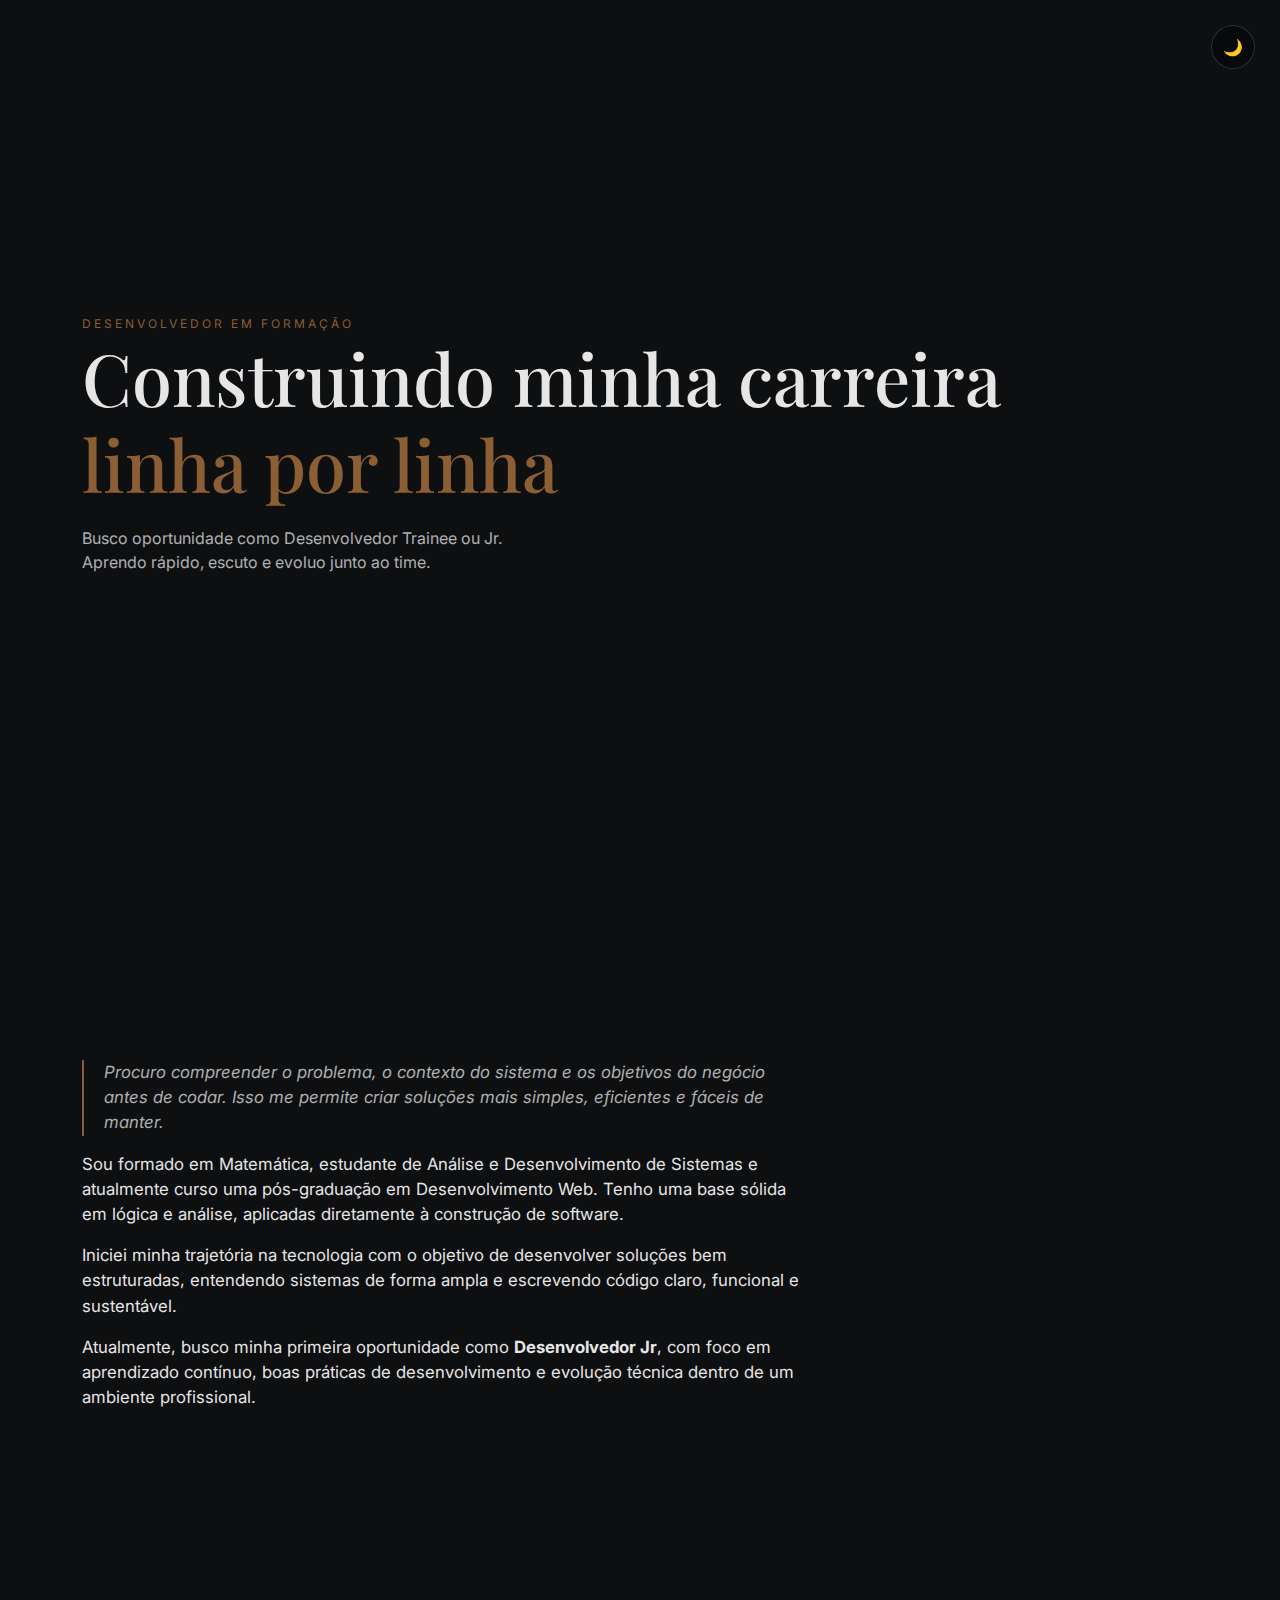
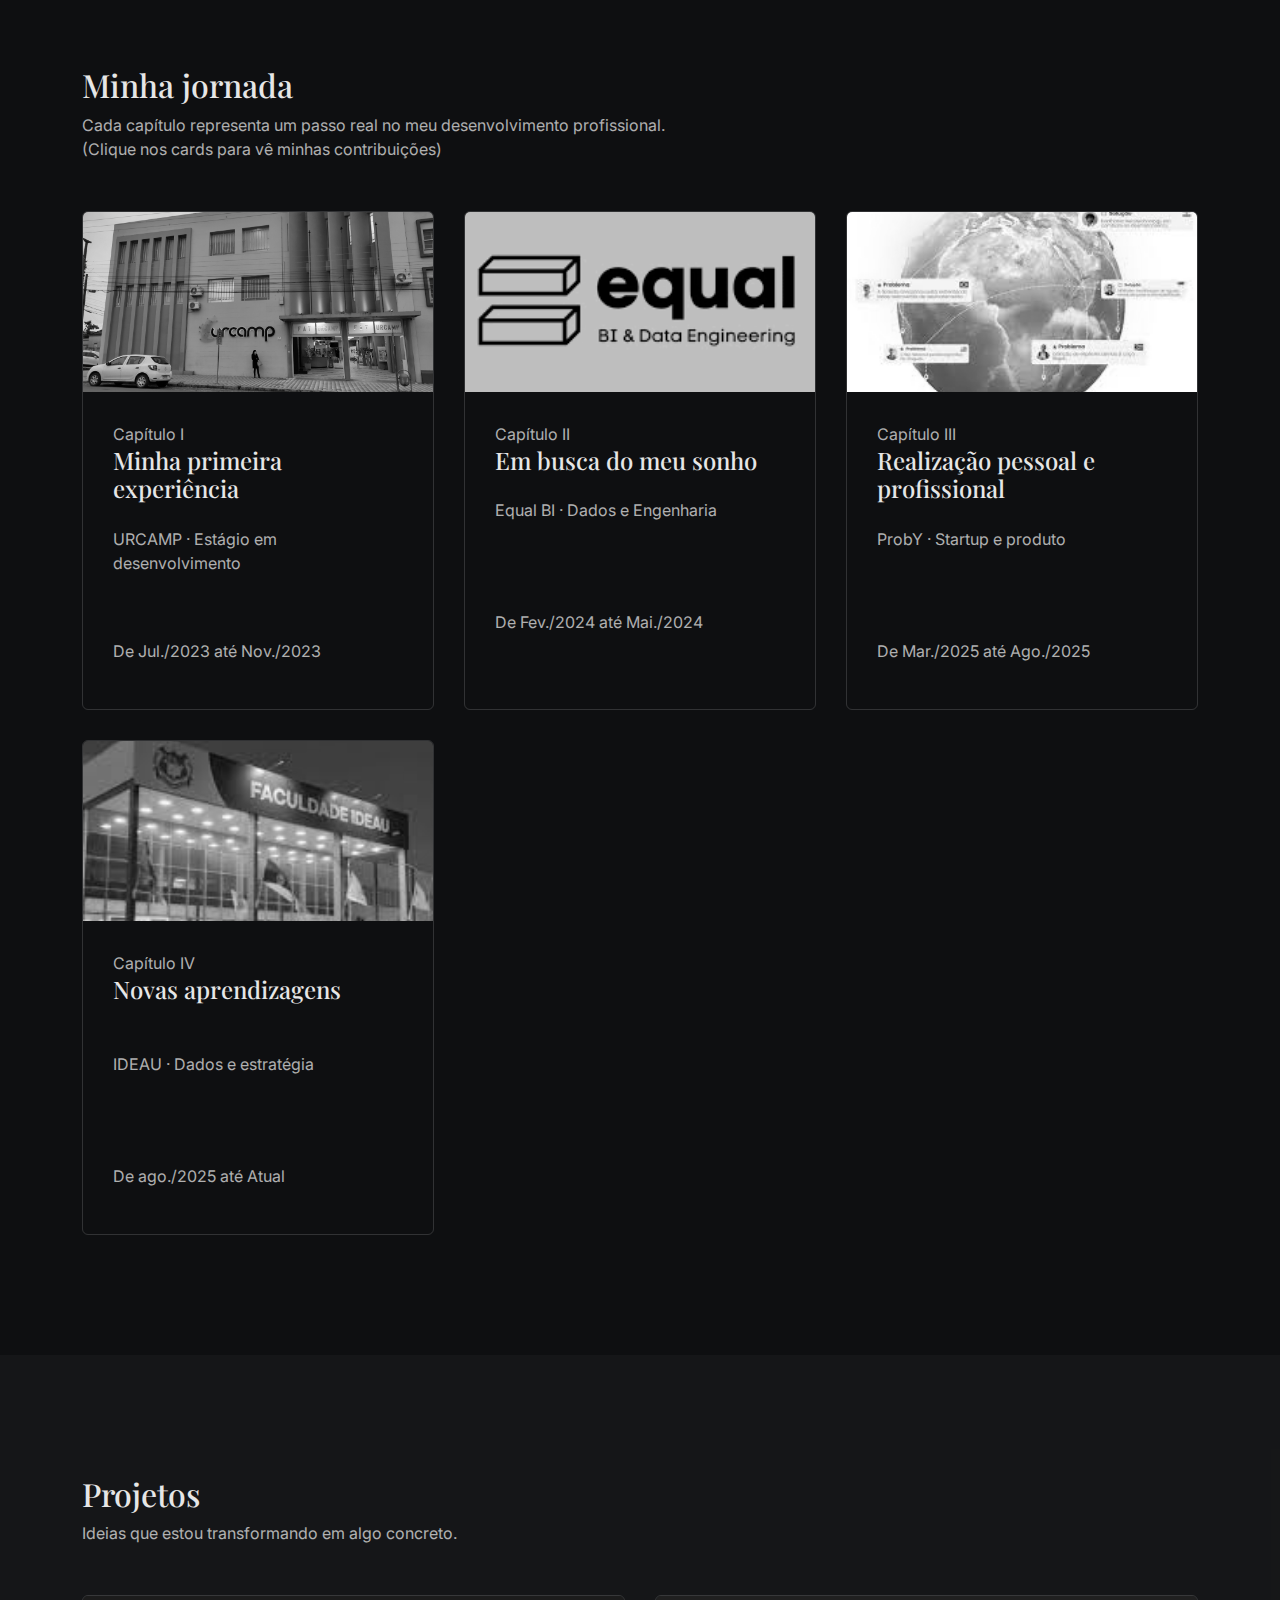
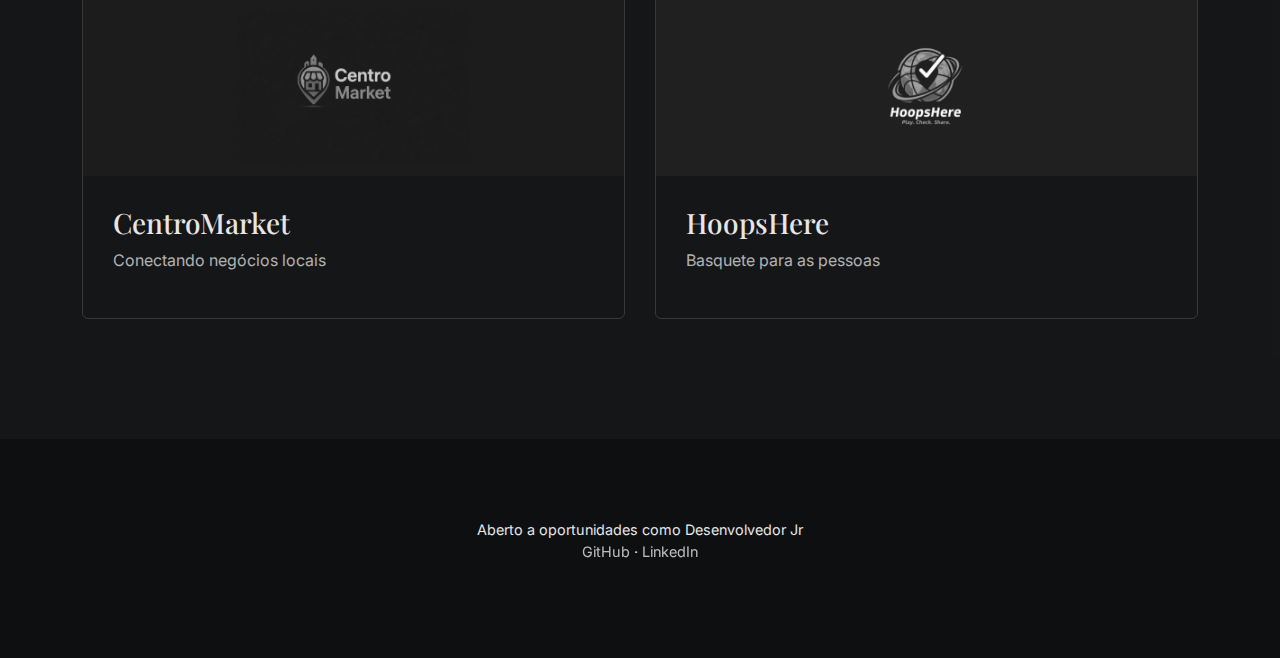
<file: index.html>
<!DOCTYPE html>
<html lang="pt-br">

<head>
  <meta charset="UTF-8">
  <title>João Winter — Desenvolvedor Jr</title>
  <meta name="viewport" content="width=device-width, initial-scale=1">
  <meta property="og:image" content="https://jpwinterfrankjr.github.io/Novo_Portfolio/img/capa.png">
  <link href="https://cdn.jsdelivr.net/npm/bootstrap@5.3.2/dist/css/bootstrap.min.css" rel="stylesheet">
  <link
    href="https://fonts.googleapis.com/css2?family=Inter:wght@300;400;600&family=Playfair+Display:wght@700&display=swap"
    rel="stylesheet">
  <link rel="stylesheet" href="style.css">
</head>

<body class="dark">

  <button class="theme-toggle" aria-label="Alternar tema">
    <span class="icon">🌙</span>
  </button>

  <section class="hero">
    <div class="container">
      <span class="tag">DESENVOLVEDOR EM FORMAÇÃO</span>
      <h1>Construindo minha carreira<br><span>linha por linha</span></h1>
      <p class="subtitle">
        Busco oportunidade como Desenvolvedor Trainee ou Jr.<br>
        Aprendo rápido, escuto e evoluo junto ao time.
      </p>
    </div>
  </section>
  <section class="manifesto">
    <div class="container">

      <p class="quote">
        Procuro compreender o problema, o contexto do sistema e os objetivos do negócio antes de codar.
        Isso me permite criar soluções mais simples, eficientes e fáceis de manter.
      </p>

      <p>
        Sou formado em Matemática, estudante de Análise e Desenvolvimento de Sistemas
        e atualmente curso uma pós-graduação em Desenvolvimento Web.
        Tenho uma base sólida em lógica e análise, aplicadas diretamente à construção de software.
      </p>

      <p>
        Iniciei minha trajetória na tecnologia com o objetivo de desenvolver soluções bem estruturadas,
        entendendo sistemas de forma ampla e escrevendo código claro, funcional e sustentável.
      </p>

      <p>
        Atualmente, busco minha primeira oportunidade como <strong>Desenvolvedor Jr</strong>,
        com foco em aprendizado contínuo, boas práticas de desenvolvimento
        e evolução técnica dentro de um ambiente profissional.
      </p>

    </div>
  </section>
  <section class="section">
    <div class="container">
      <h2>Minha jornada</h2>
      <p class="section-desc">
        Cada capítulo representa um passo real no meu desenvolvimento profissional.
        <br>
        (Clique nos cards para vê minhas contribuições)
      </p>

      <div class="grid">
        <a href="capitulos/I/urcamp.html" class="card">
          <img src="img/Urcamp.jpg">
          <div class="card-content">
            <span class="chapter">Capítulo I</span>
            <h4>Minha primeira experiência</h4><br>
            <p>URCAMP · Estágio em desenvolvimento</p>
            <br>
            <br>
            <p>De Jul./2023 até Nov./2023
            <p>
          </div>
        </a>

        <a href="capitulos/II/equalbi.html" class="card">
          <img src="img/EqualBI.png">
          <div class="card-content">
            <span class="chapter">Capítulo II</span>
            <h4>Em busca do meu sonho</h4><br>
            <p>Equal BI · Dados e Engenharia</p>
            <br>
            <br>
            <br>
            <p>De Fev./2024 até Mai./2024</p>
          </div>
        </a>

        <a href="capitulos/III/proby.html" class="card">
          <img src="img/Proby.jpeg">
          <div class="card-content">
            <span class="chapter">Capítulo III</span>
            <h4>Realização pessoal e profissional</h4><br>
            <p>ProbY · Startup e produto</p>
            <br>
            <br>
            <br>
            <p>De Mar./2025 até Ago./2025</p>
          </div>
        </a>

        <a href="capitulos/IV/ideau.html" class="card">
          <img src="img/faculdade IDEAU.jpeg">
          <div class="card-content">
            <span class="chapter">Capítulo IV</span>
            <h4>Novas aprendizagens</h4><br><br>
            <p>IDEAU · Dados e estratégia</p>
            <br>
            <br>
            <br>
            <p>De ago./2025 até Atual</p>
          </div>
        </a>
      </div>
    </div>
  </section>

  <section class="section alt">
    <div class="container">
      <h2>Projetos</h2>
      <p class="section-desc">Ideias que estou transformando em algo concreto.</p>

      <div class="grid">
        <a href="projetos/centromarket/centromarket.html" class="card">
          <img src="img/CentroMarketBanner.png">
          <div class="card-content">
            <h3>CentroMarket</h3>
            <p>Conectando negócios locais</p>
          </div>
        </a>

        <a href="projetos/hoopshere/hoopshere.html" class="card">
          <img src="img/HoopsHereBanner.png">
          <div class="card-content">
            <h3>HoopsHere</h3>
            <p>Basquete para as pessoas</p>
          </div>
        </a>
      </div>
    </div>
  </section>

  <footer>
    <p>
      Aberto a oportunidades como Desenvolvedor Jr<br>
      <a href="https://github.com/jpwinterfrankjr">GitHub</a> ·
      <a href="https://www.linkedin.com/in/jo%C3%A3o-frank/">LinkedIn</a>
    </p>
  </footer>

  <script src="script.js"></script>
</body>

</html>
</file>
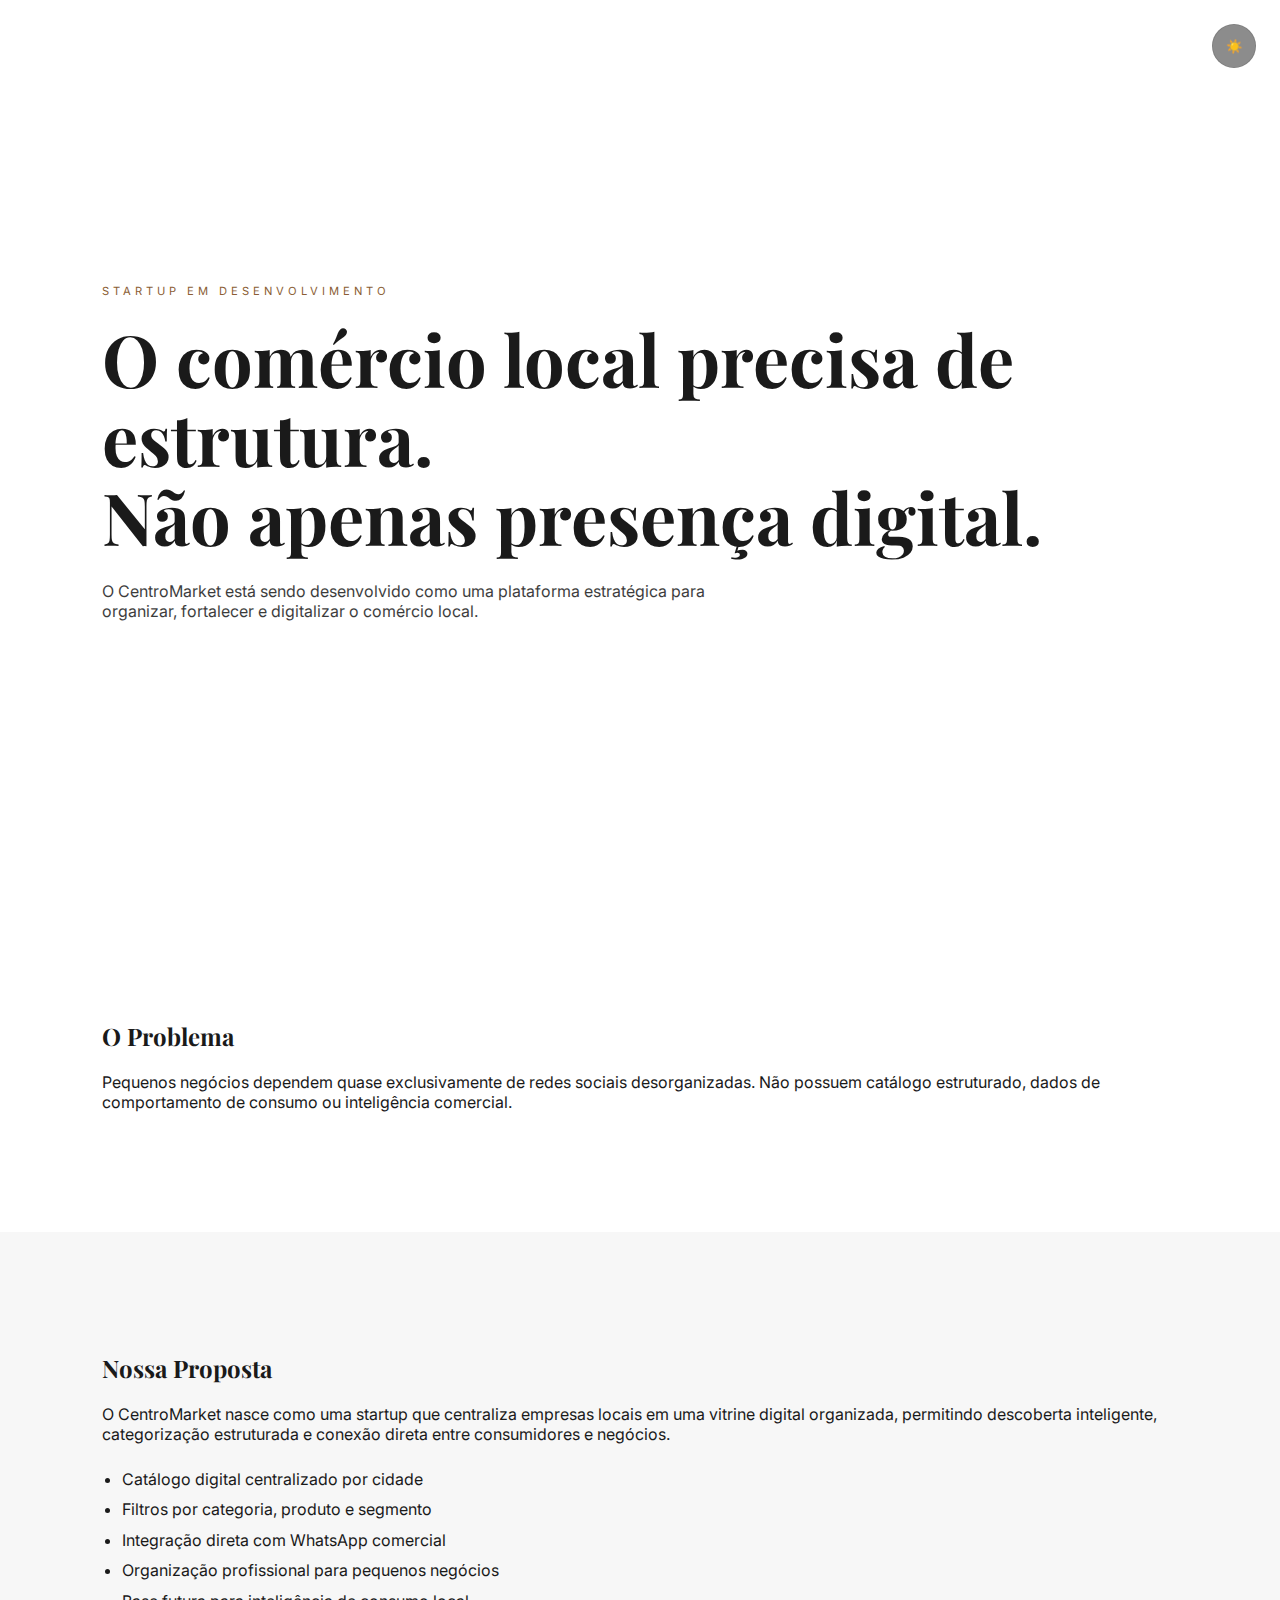
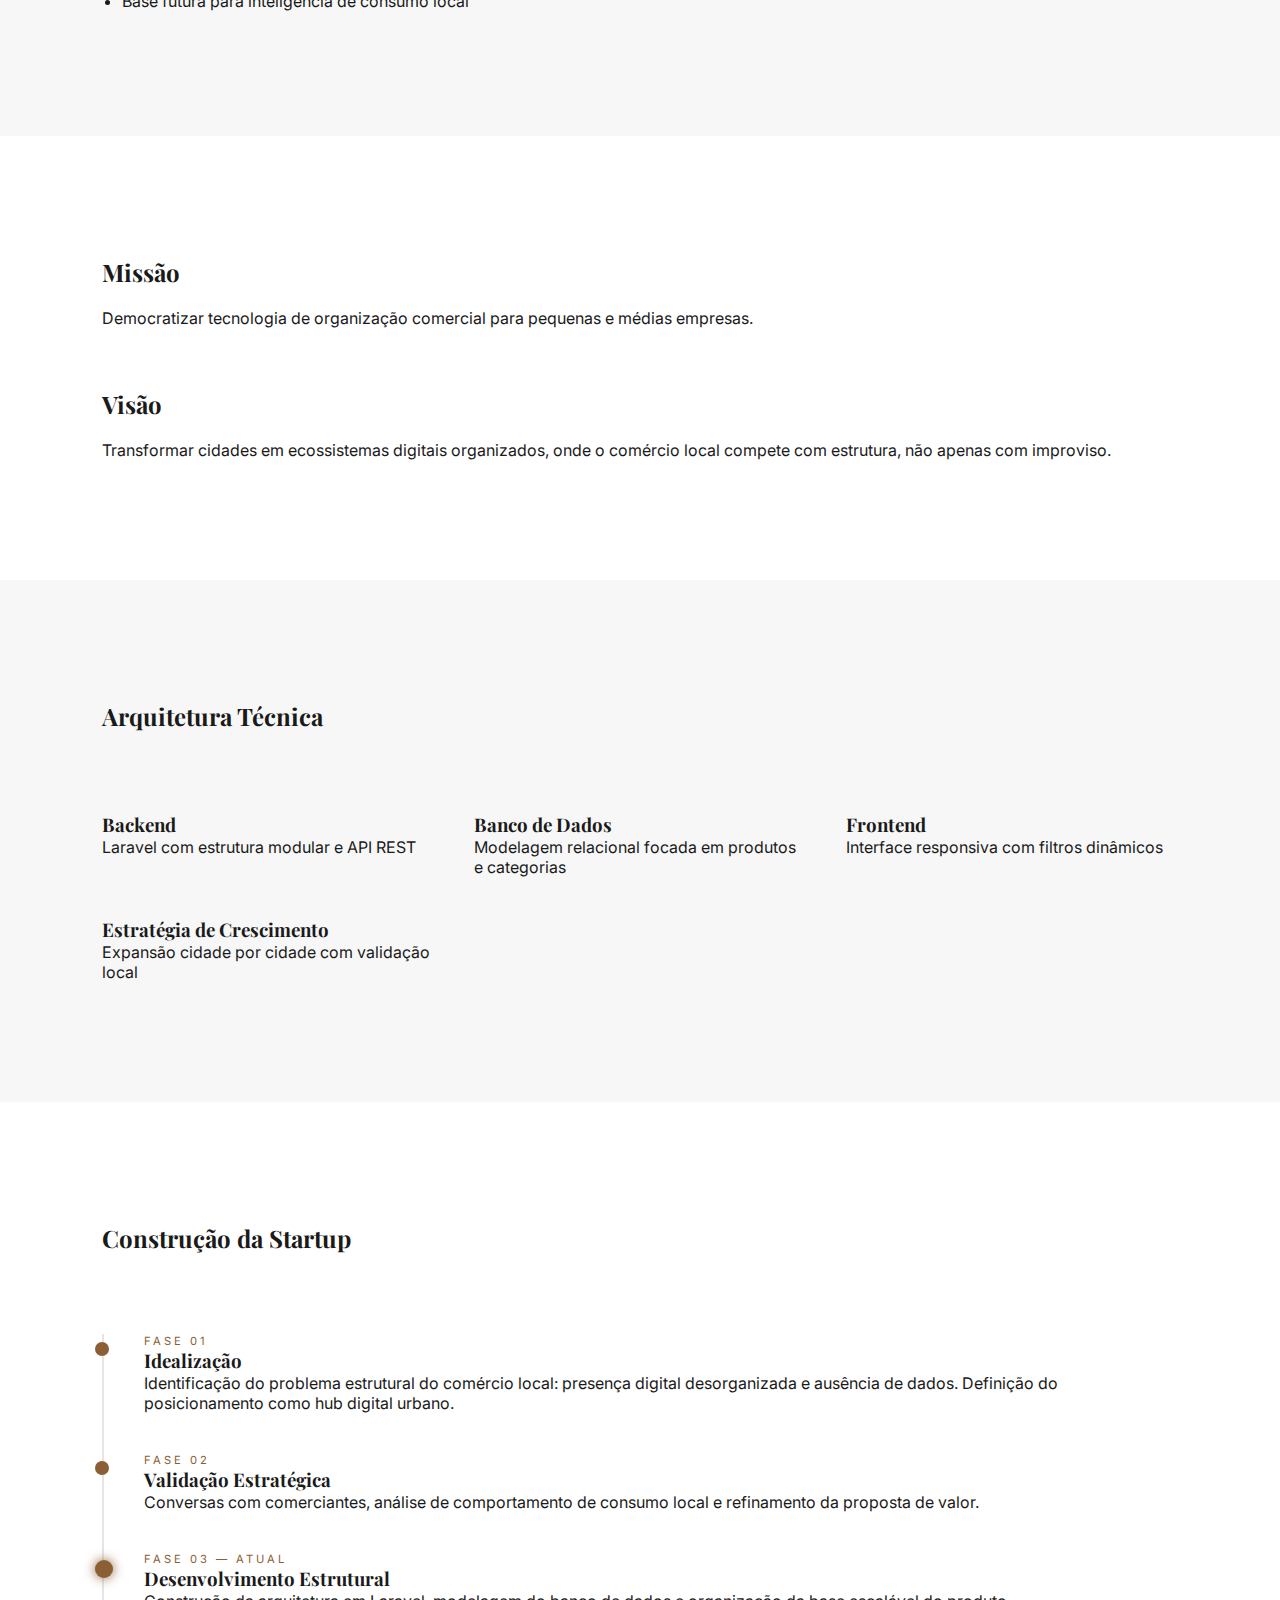
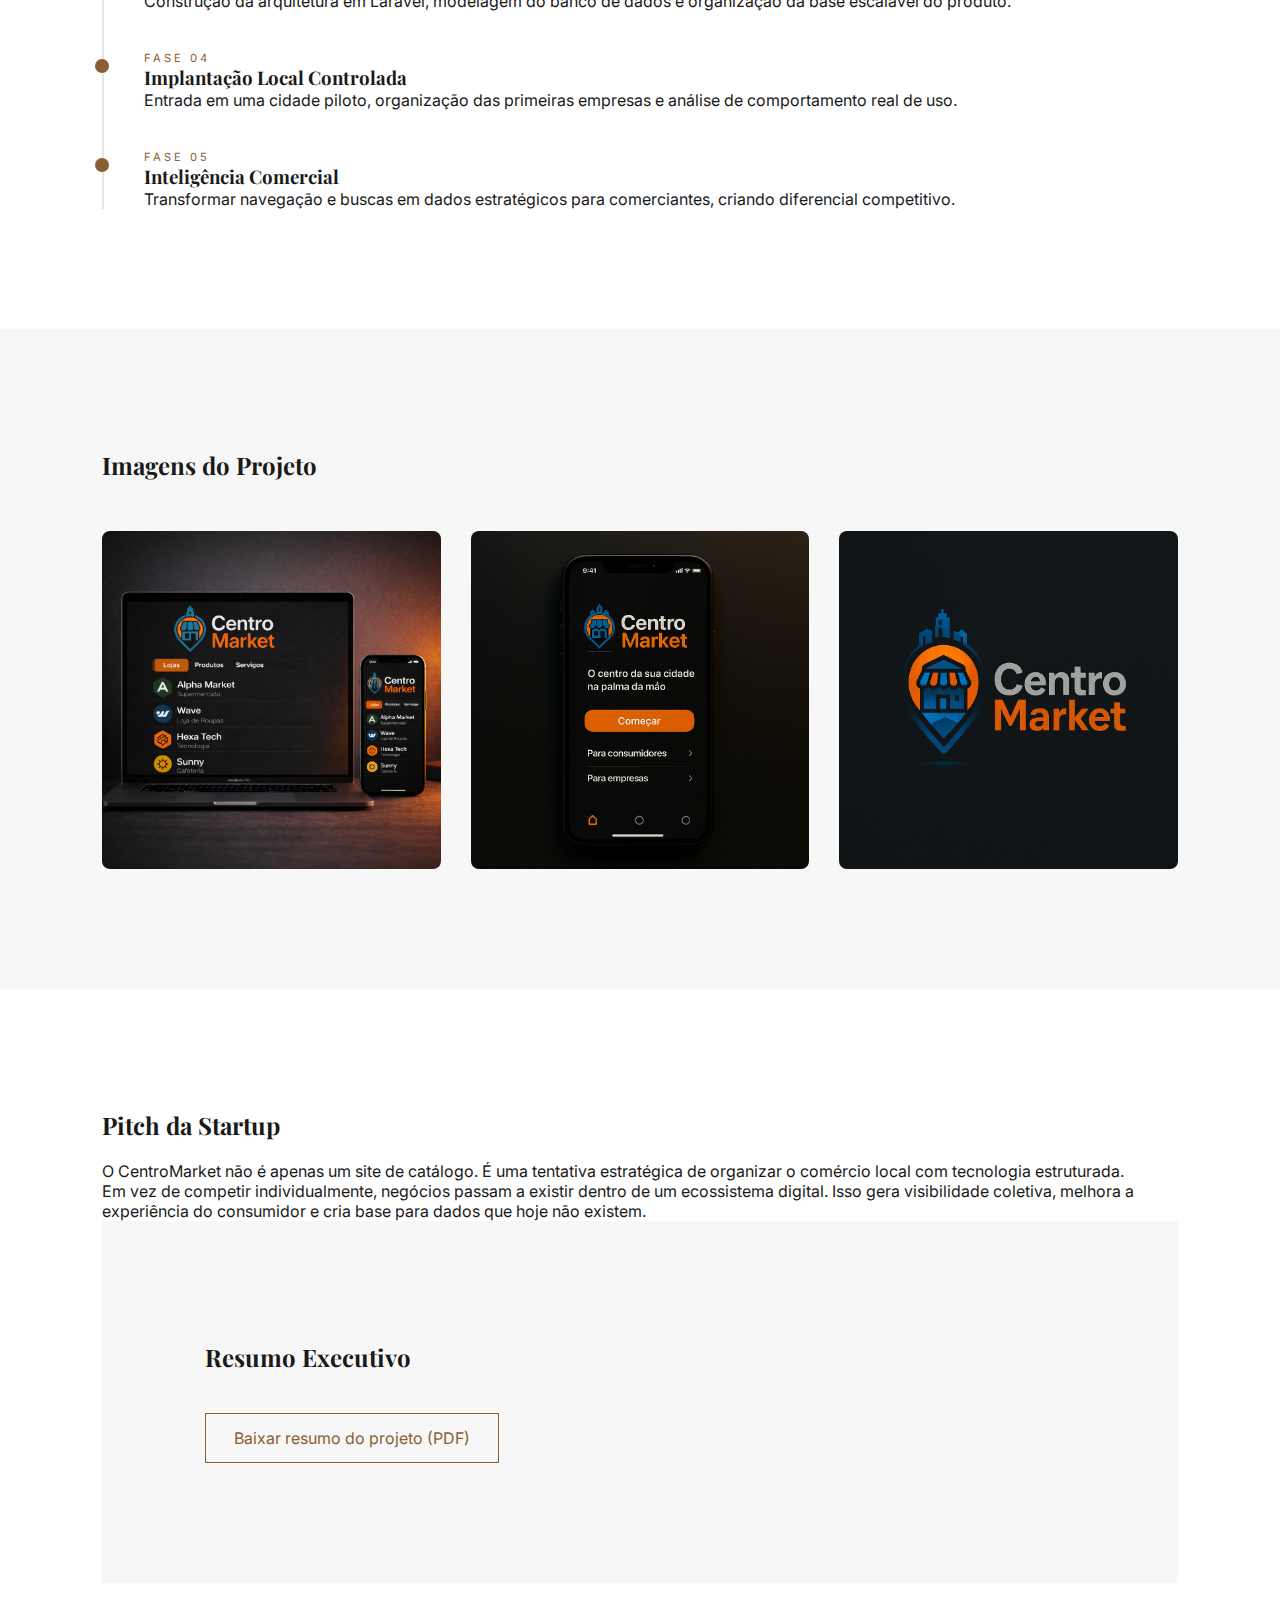
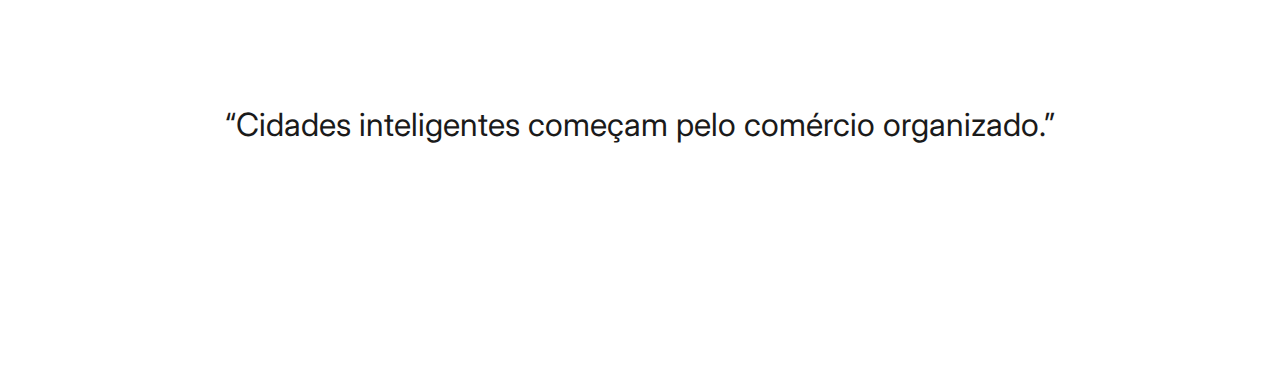
<file: Projetos/centromarket/index.html>
<!DOCTYPE html>
<html lang="pt-br">
<head>
  <meta charset="UTF-8">
  <title>CentroMarket — Startup</title>
  <meta name="viewport" content="width=device-width, initial-scale=1.0">

  <link href="https://fonts.googleapis.com/css2?family=Inter:wght@300;400&family=Playfair+Display:wght@700&display=swap" rel="stylesheet">
  <link rel="stylesheet" href="centromarket.css">
</head>

<body class="light">

<button class="theme-toggle">
  <span class="icon">☀️</span>
</button>

<!-- HERO -->
<section class="hero">
  <div class="hero-content">
    <span>STARTUP EM DESENVOLVIMENTO</span>
    <h1>
      O comércio local precisa de estrutura.<br>
      Não apenas presença digital.
    </h1>
    <p>
      O CentroMarket está sendo desenvolvido como
      uma plataforma estratégica para organizar,
      fortalecer e digitalizar o comércio local.
    </p>
  </div>
</section>

<!-- CONTEXTO -->
<section class="section">
  <h2>O Problema</h2><br>
  <p>
    Pequenos negócios dependem quase exclusivamente
    de redes sociais desorganizadas.
    Não possuem catálogo estruturado,
    dados de comportamento de consumo
    ou inteligência comercial.
  </p>
</section>

<!-- PROPOSTA -->
<section class="section alt">
  <h2>Nossa Proposta</h2><br>
  <p>
    O CentroMarket nasce como uma startup
    que centraliza empresas locais em uma vitrine digital organizada,
    permitindo descoberta inteligente,
    categorização estruturada
    e conexão direta entre consumidores e negócios.
  </p>

  <ul class="pitch-list">
    <li>Catálogo digital centralizado por cidade</li>
    <li>Filtros por categoria, produto e segmento</li>
    <li>Integração direta com WhatsApp comercial</li>
    <li>Organização profissional para pequenos negócios</li>
    <li>Base futura para inteligência de consumo local</li>
  </ul>
</section>

<!-- MISSÃO E VISÃO -->
<section class="section">
  <h2>Missão</h2><br>
  <p>
    Democratizar tecnologia de organização comercial
    para pequenas e médias empresas.
  </p>

  <h2 style="margin-top:60px;">Visão</h2><br>
  <p>
    Transformar cidades em ecossistemas digitais organizados,
    onde o comércio local compete com estrutura,
    não apenas com improviso.
  </p>
</section>

<!-- ARQUITETURA -->
<section class="section alt">
  <h2>Arquitetura Técnica</h2><br>

  <div class="tech-grid">

    <div>
      <h3>Backend</h3>
      <p>Laravel com estrutura modular e API REST</p>
    </div>

    <div>
      <h3>Banco de Dados</h3>
      <p>Modelagem relacional focada em produtos e categorias</p>
    </div>

    <div>
      <h3>Frontend</h3>
      <p>Interface responsiva com filtros dinâmicos</p>
    </div>

    <div>
      <h3>Estratégia de Crescimento</h3>
      <p>Expansão cidade por cidade com validação local</p>
    </div>

  </div>
</section>

<!-- ROADMAP -->
<section class="section">
  <h2>Construção da Startup</h2><br>

  <div class="roadmap">

    <div class="roadmap-item">
      <div class="phase">FASE 01</div>
      <h3>Idealização</h3>
      <p>
        Identificação do problema estrutural do comércio local:
        presença digital desorganizada e ausência de dados.
        Definição do posicionamento como hub digital urbano.
      </p>
    </div>

    <div class="roadmap-item">
      <div class="phase">FASE 02</div>
      <h3>Validação Estratégica</h3>
      <p>
        Conversas com comerciantes,
        análise de comportamento de consumo local
        e refinamento da proposta de valor.
      </p>
    </div>

    <div class="roadmap-item current">
      <div class="phase">FASE 03 — ATUAL</div>
      <h3>Desenvolvimento Estrutural</h3>
      <p>
        Construção da arquitetura em Laravel,
        modelagem do banco de dados
        e organização da base escalável do produto.
      </p>
    </div>

    <div class="roadmap-item">
      <div class="phase">FASE 04</div>
      <h3>Implantação Local Controlada</h3>
      <p>
        Entrada em uma cidade piloto,
        organização das primeiras empresas
        e análise de comportamento real de uso.
      </p>
    </div>

    <div class="roadmap-item">
      <div class="phase">FASE 05</div>
      <h3>Inteligência Comercial</h3>
      <p>
        Transformar navegação e buscas
        em dados estratégicos para comerciantes,
        criando diferencial competitivo.
      </p>
    </div>

  </div>
</section>

<!-- GALERIA -->
<section class="section alt">
  <h2>Imagens do Projeto</h2>

  <div class="gallery">
    <img src="img/1.png" alt="">
    <img src="img/3.png" alt="">
    <img src="img/4.png" alt="">
  </div>
</section>

<!-- PITCH -->
<section class="section">
  <h2>Pitch da Startup</h2><br>

  <p>
    O CentroMarket não é apenas um site de catálogo.
    É uma tentativa estratégica de organizar
    o comércio local com tecnologia estruturada.
  </p>

  <p>
    Em vez de competir individualmente,
    negócios passam a existir dentro de um ecossistema digital.
    Isso gera visibilidade coletiva,
    melhora a experiência do consumidor
    e cria base para dados que hoje não existem.
  </p>
<!--Vídeo
  <video controls>
    <source src="video/centromarket.mp4" type="video/mp4">
  </video>
</section> -->

<!-- DOWNLOAD -->
<section class="section alt">
  <h2>Resumo Executivo</h2>
  <a href="arquivos/CentroMarket.pdf" class="download-btn" download>
    Baixar resumo do projeto (PDF)
  </a>
</section>

<!-- FRASE FINAL -->
<section class="quote">
  <p>
    “Cidades inteligentes começam pelo comércio organizado.”
  </p>
</section>

<script src="centromarket.js"></script>
</body>
</html>
</file>
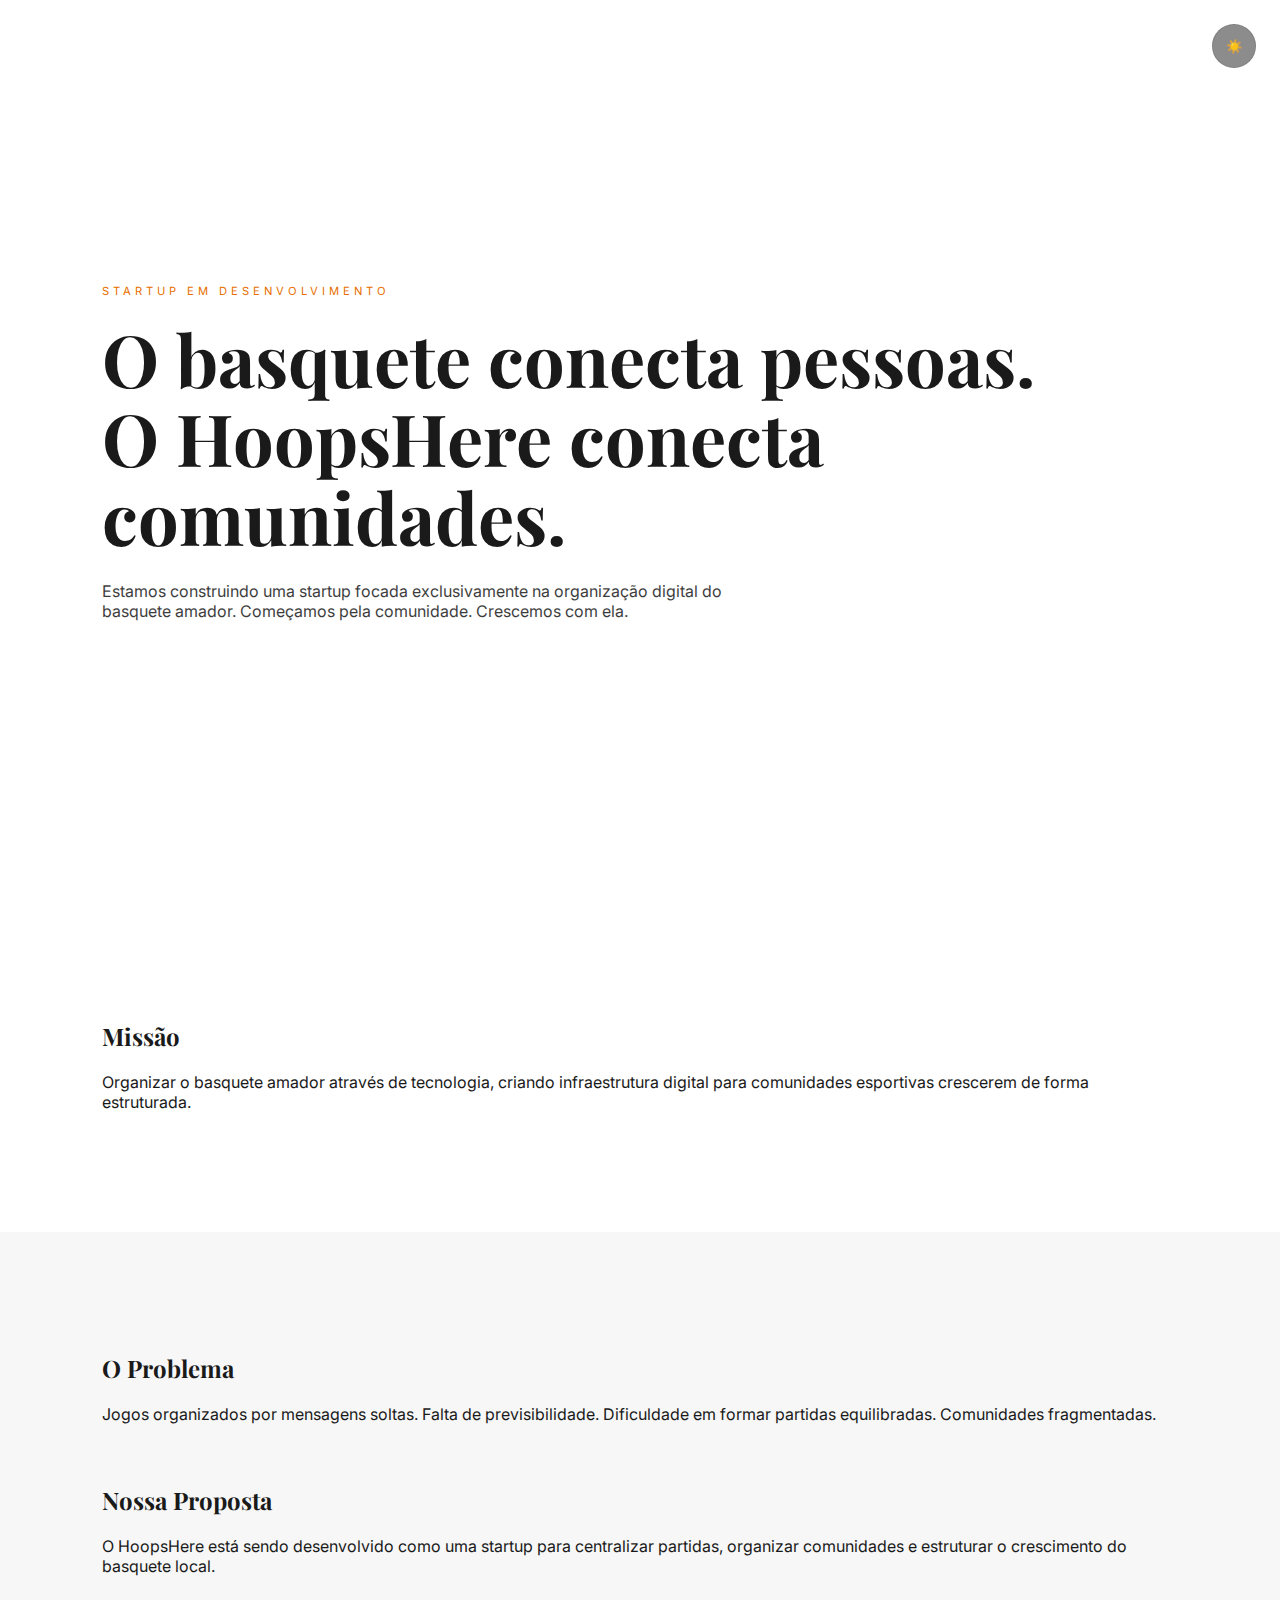
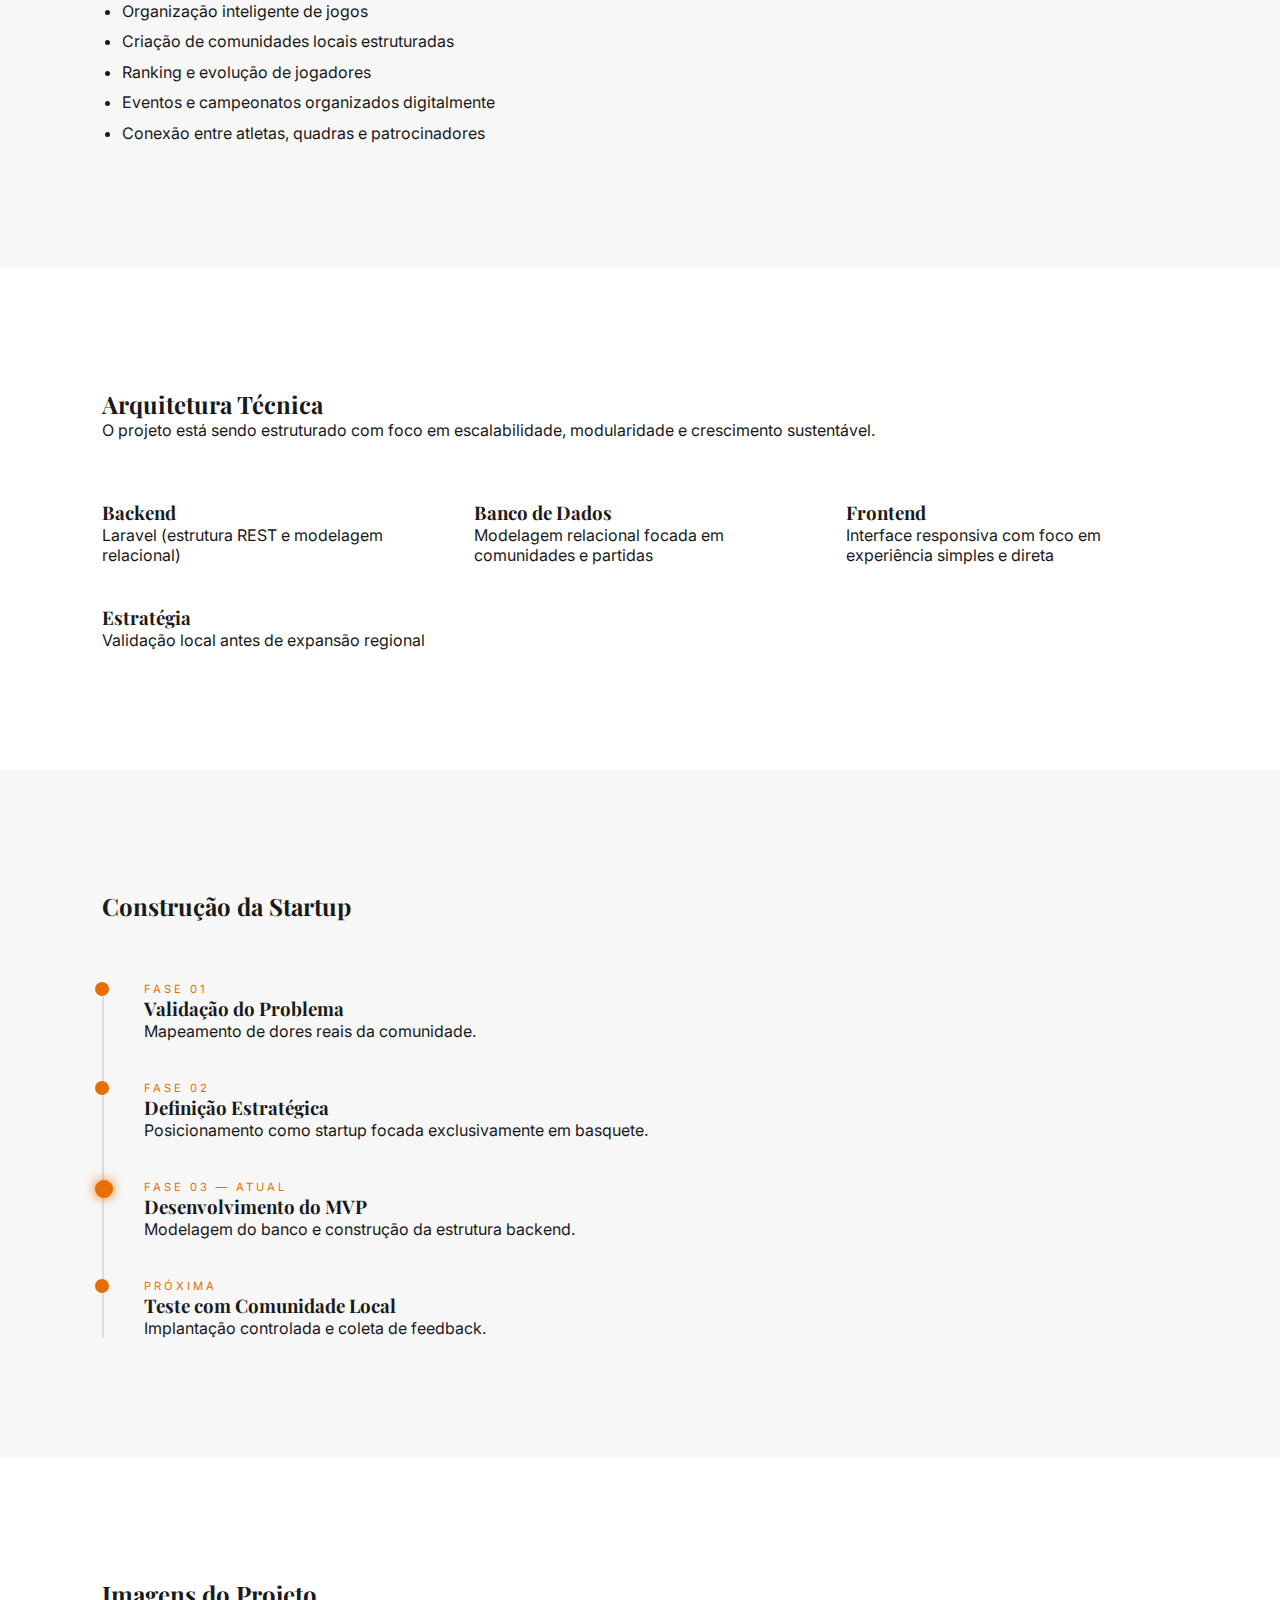
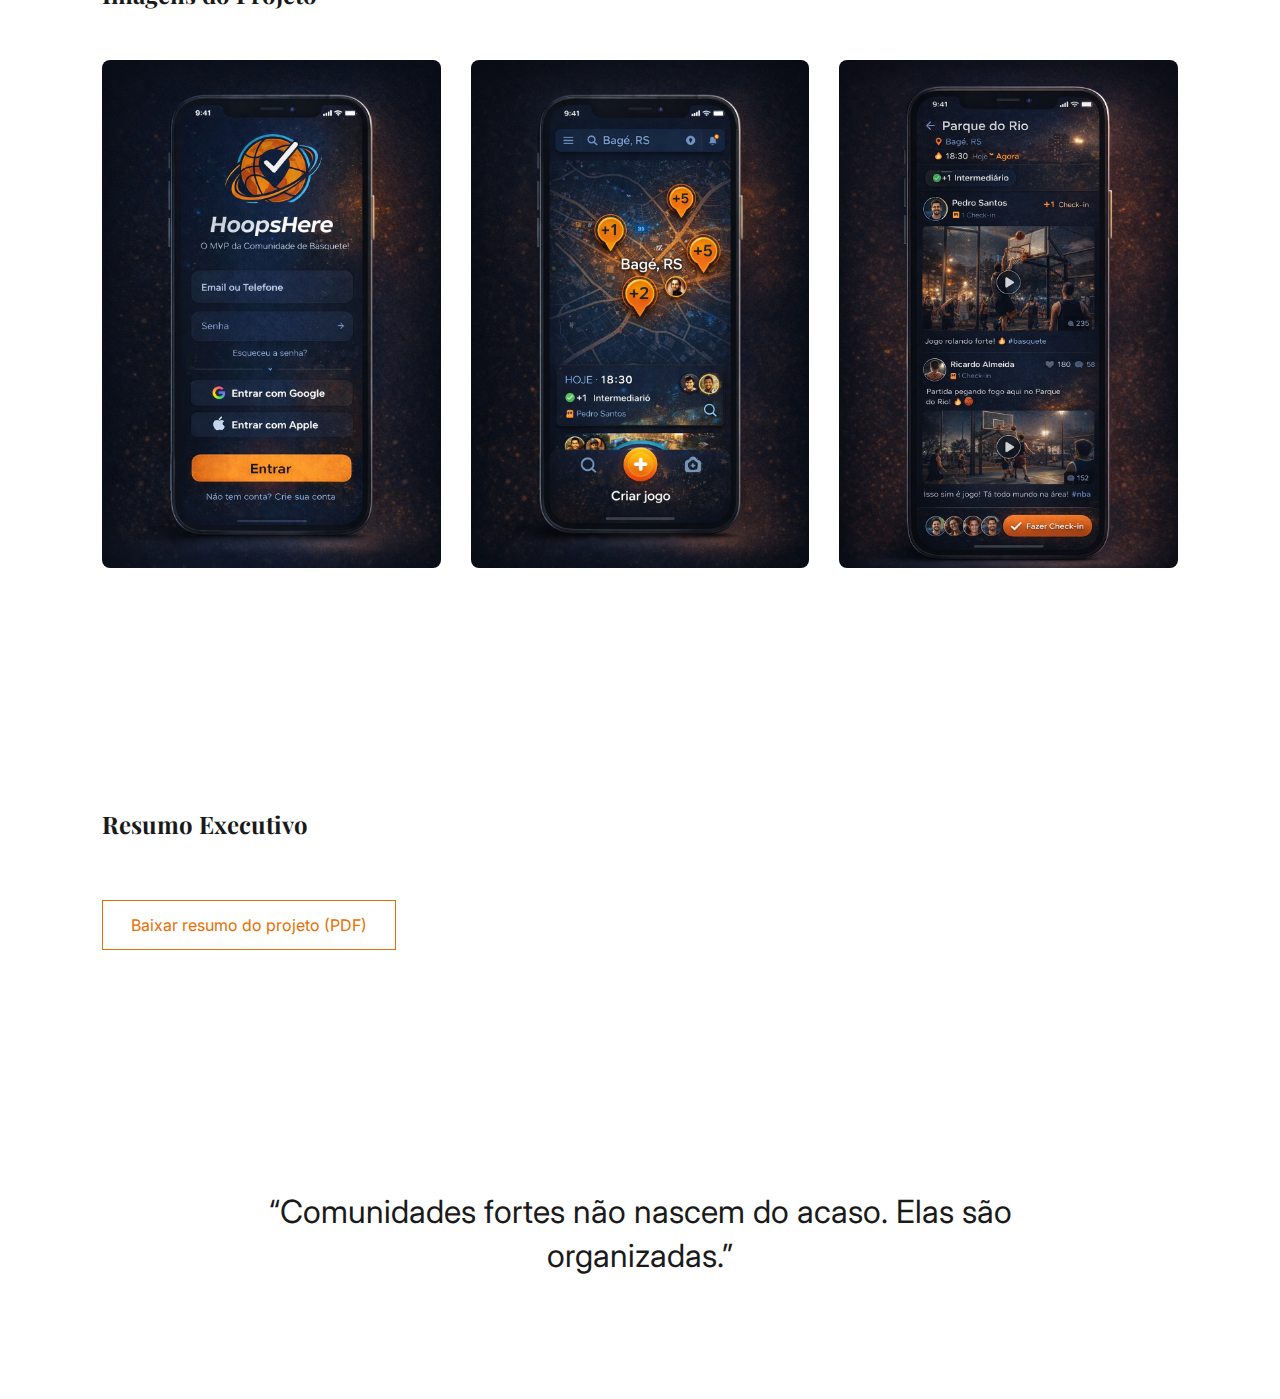
<file: Projetos/hoopshere/index.html>
<!DOCTYPE html>
<html lang="pt-br">
<head>
  <meta charset="UTF-8">
  <title>HoopsHere — Startup</title>
  <meta name="viewport" content="width=device-width, initial-scale=1.0">

  <link href="https://fonts.googleapis.com/css2?family=Inter:wght@300;400&family=Playfair+Display:wght@700&display=swap" rel="stylesheet">
  <link rel="stylesheet" href="hoopshere.css">
</head>

<body class="light">

<button class="theme-toggle">
  <span class="icon">☀️</span>
</button>

<!-- HERO -->
<section class="hero">
  <div class="hero-content">
    <span>STARTUP EM DESENVOLVIMENTO</span>
    <h1>
      O basquete conecta pessoas.<br>
      O HoopsHere conecta comunidades.
    </h1>
    <p>
      Estamos construindo uma startup focada exclusivamente
      na organização digital do basquete amador.
      Começamos pela comunidade. Crescemos com ela.
    </p>
  </div>
</section>

<!-- MISSÃO -->
<section class="section">
  <h2>Missão</h2><br>
  <p>
    Organizar o basquete amador através de tecnologia,
    criando infraestrutura digital para comunidades esportivas
    crescerem de forma estruturada.
  </p>
</section>

<!-- PITCH -->
<section class="section alt">
  <h2>O Problema</h2><br>
  <p>
    Jogos organizados por mensagens soltas.
    Falta de previsibilidade.
    Dificuldade em formar partidas equilibradas.
    Comunidades fragmentadas.
  </p>

  <h2 style="margin-top:60px;">Nossa Proposta</h2><br>
  <p>
    O HoopsHere está sendo desenvolvido como uma startup
    para centralizar partidas, organizar comunidades
    e estruturar o crescimento do basquete local.
  </p>

  <ul class="pitch-list">
    <li>Organização inteligente de jogos</li>
    <li>Criação de comunidades locais estruturadas</li>
    <li>Ranking e evolução de jogadores</li>
    <li>Eventos e campeonatos organizados digitalmente</li>
    <li>Conexão entre atletas, quadras e patrocinadores</li>
  </ul>
</section>

<!-- ARQUITETURA -->
<section class="section">
  <h2>Arquitetura Técnica</h2>
  <p>
    O projeto está sendo estruturado com foco em escalabilidade,
    modularidade e crescimento sustentável.
  </p>

  <div class="tech-grid">
    <div>
      <h3>Backend</h3>
      <p>Laravel (estrutura REST e modelagem relacional)</p>
    </div>

    <div>
      <h3>Banco de Dados</h3>
      <p>Modelagem relacional focada em comunidades e partidas</p>
    </div>

    <div>
      <h3>Frontend</h3>
      <p>Interface responsiva com foco em experiência simples e direta</p>
    </div>

    <div>
      <h3>Estratégia</h3>
      <p>Validação local antes de expansão regional</p>
    </div>
  </div>
</section>

<!-- ROADMAP -->
<section class="section alt">
  <h2>Construção da Startup</h2>

  <div class="roadmap">

    <div class="roadmap-item">
      <div class="phase">FASE 01</div>
      <h3>Validação do Problema</h3>
      <p>Mapeamento de dores reais da comunidade.</p>
    </div>

    <div class="roadmap-item">
      <div class="phase">FASE 02</div>
      <h3>Definição Estratégica</h3>
      <p>Posicionamento como startup focada exclusivamente em basquete.</p>
    </div>

    <div class="roadmap-item current">
      <div class="phase">FASE 03 — ATUAL</div>
      <h3>Desenvolvimento do MVP</h3>
      <p>Modelagem do banco e construção da estrutura backend.</p>
    </div>

    <div class="roadmap-item">
      <div class="phase">PRÓXIMA</div>
      <h3>Teste com Comunidade Local</h3>
      <p>Implantação controlada e coleta de feedback.</p>
    </div>

  </div>
</section>

<!-- GALERIA -->
<section class="section">
  <h2>Imagens do Projeto</h2>

  <div class="gallery">
    <img src="img/1.png" alt="">
    <img src="img/2.png" alt="">
    <img src="img/3.png" alt="">
  </div>
</section>

<!-- VIDEO 
<section class="section alt">
  <h2>Pitch da Startup</h2>
  <video controls>
    <source src="video/pitch.mp4" type="video/mp4">
  </video>
</section>-->

<!-- DOWNLOAD -->
<section class="section">
  <h2>Resumo Executivo</h2><br>
  <a href="arquivos/HoopsHere.pdf" class="download-btn" download>
    Baixar resumo do projeto (PDF)
  </a>
</section>

<!-- FRASE FINAL -->
<section class="quote">
  <p>
    “Comunidades fortes não nascem do acaso.
    Elas são organizadas.”
  </p>
</section>

<script src="hoopshere.js"></script>
</body>
</html>
</file>
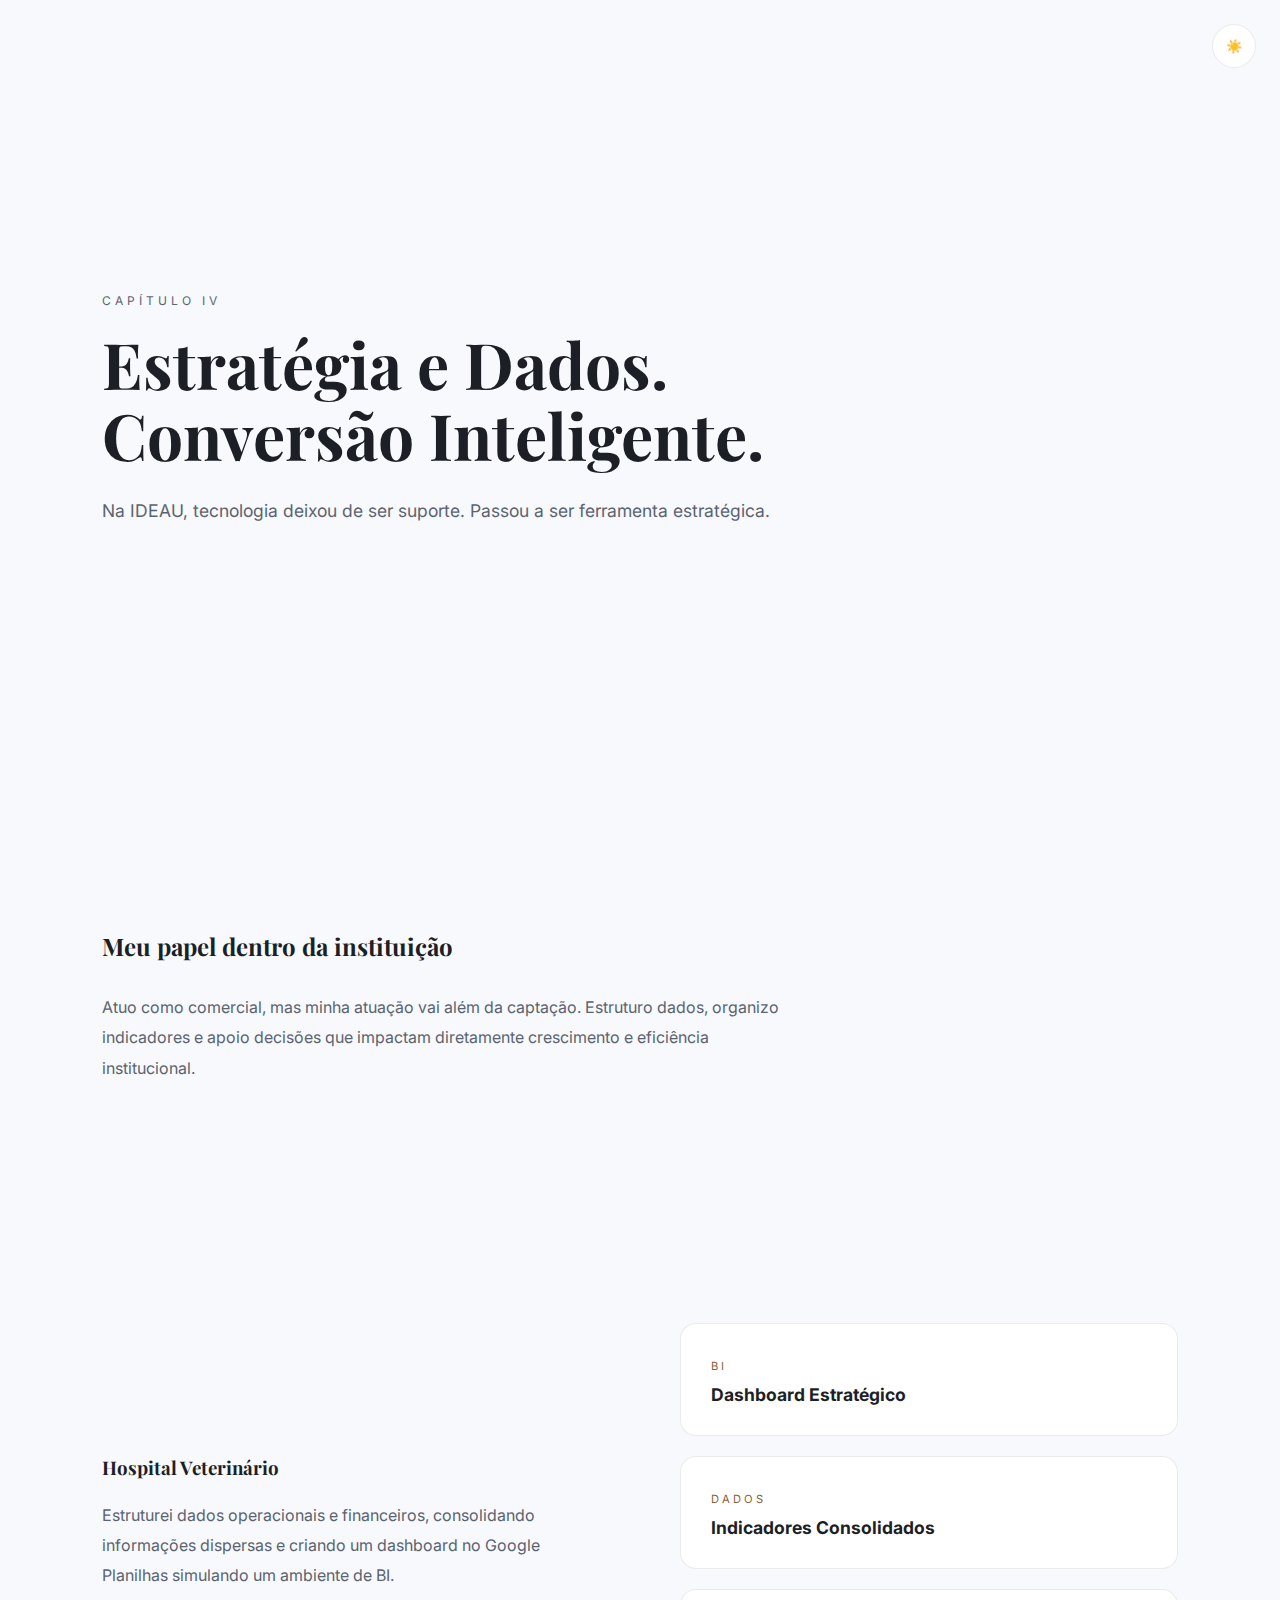
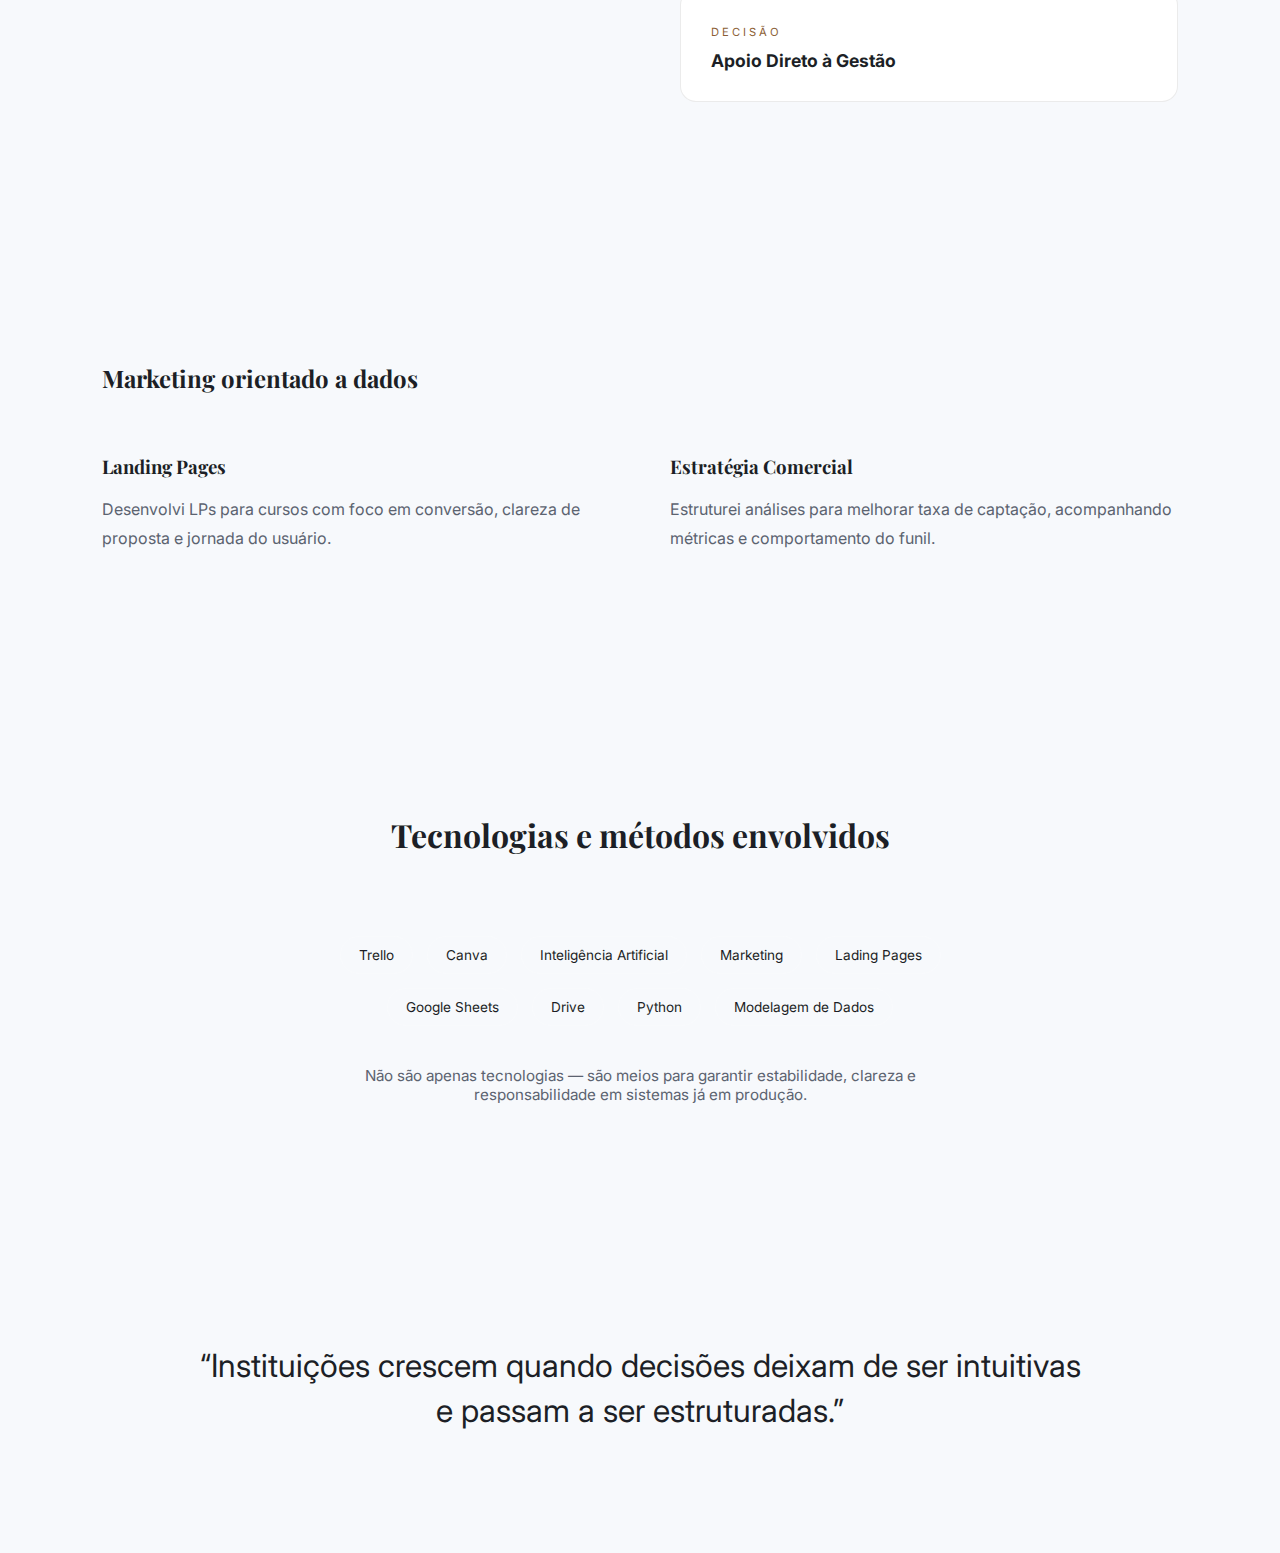
<file: capitulos/IV/ideau.html>
<!DOCTYPE html>
<html lang="pt-br">
<head>
  <meta charset="UTF-8">
  <title>Capítulo IV — IDEAU</title>
  <meta name="viewport" content="width=device-width, initial-scale=1.0">

  <link href="https://fonts.googleapis.com/css2?family=Inter:wght@300;400&family=Playfair+Display:wght@700&display=swap" rel="stylesheet">
  <link rel="stylesheet" href="ideau.css">
</head>

<body class="light">

<button class="theme-toggle">
  <span class="icon">☀️</span>
</button>

<!-- HERO -->

<section class="hero">
  <div class="hero-content">
    <span>CAPÍTULO IV</span>
    <h1>
     Estratégia e Dados.<br>
     Conversão Inteligente.
    </h1>
    <p>
      Na IDEAU, tecnologia deixou de ser suporte.
      Passou a ser ferramenta estratégica.
    </p>
  </div>
</section>

<!-- POSICIONAMENTO -->

<section class="positioning">
  <h2>Meu papel dentro da instituição</h2>

  <p>
    Atuo como comercial, mas minha atuação vai além da captação.
    Estruturo dados, organizo indicadores e apoio decisões
    que impactam diretamente crescimento e eficiência institucional.
  </p>
</section>

<!-- IMPACTO EM DESTAQUE -->

<section class="highlight">

  <div class="highlight-left">
    <h3>Hospital Veterinário</h3>
    <p>
      Estruturei dados operacionais e financeiros,
      consolidando informações dispersas
      e criando um dashboard no Google Planilhas
      simulando um ambiente de BI.
    </p>
  </div>

  <div class="highlight-right">
    <div class="metric">
      <span>BI</span>
      <strong>Dashboard Estratégico</strong>
    </div>

    <div class="metric">
      <span>DADOS</span>
      <strong>Indicadores Consolidados</strong>
    </div>

    <div class="metric">
      <span>DECISÃO</span>
      <strong>Apoio Direto à Gestão</strong>
    </div>
  </div>

</section>

<!-- MARKETING & CONVERSÃO -->

<section class="conversion">
  <h2>Marketing orientado a dados</h2> <br><br><br>

  <div class="conversion-grid">
    <div>
      <h3>Landing Pages</h3>
      <p>
        Desenvolvi LPs para cursos com foco em conversão,
        clareza de proposta e jornada do usuário.
      </p>
    </div>

    <div>
      <h3>Estratégia Comercial</h3>
      <p>
        Estruturei análises para melhorar taxa de captação,
        acompanhando métricas e comportamento do funil.
      </p>
    </div>
  </div>
</section>

<!-- STACKS -->
<section class="stacks">
  <h2>Tecnologias e métodos envolvidos</h2> <br><br>
  <div class="stack-grid">
    <span>Trello</span>
    <span>Canva</span>
    <span>Inteligência Artificial</span>
    <span>Marketing</span>
    <span>Lading Pages</span>
    <span>Google Sheets</span>
    <span>Drive</span>
    <span>Python</span>
    <span>Modelagem de Dados</span>
  </div>
  <p class="stack-note">
    Não são apenas tecnologias — são meios para garantir estabilidade,
    clareza e responsabilidade em sistemas já em produção.
  </p>
</section>

<!-- FRASE FINAL -->

<section class="quote">
  <p>
    “Instituições crescem quando decisões deixam de ser intuitivas
    e passam a ser estruturadas.”
  </p>
</section>

<script src="ideau.js"></script>
</body>
</html>
</file>
<file: style.css>
/* ===============================
   VARIÁVEIS DE COR
================================ */
:root {
  --dark-bg: #0e0f11;
  --dark-text: #e6e6e6;

  --light-bg: #f4f4f2;
  --light-text: #121212;

  --accent: #8b5e34;

  --border-dark: rgba(255, 255, 255, 0.15);
  --border-light: rgba(0, 0, 0, 0.12);

  --text-muted-dark: rgba(230, 230, 230, 0.75);
  --text-muted-light: rgba(18, 18, 18, 0.7);
}

/* ===============================
   BASE
================================ */
body {
  margin: 0;
  font-family: 'Inter', sans-serif;
  transition: background 0.4s, color 0.4s;
}

body.dark {
  background: var(--dark-bg);
  color: var(--dark-text);
  --border: var(--border-dark);
  --text-muted: var(--text-muted-dark);
}

body.light {
  background: var(--light-bg);
  color: var(--light-text);
  --border: var(--border-light);
  --text-muted: var(--text-muted-light);
}

h1, h2, h3, h4 {
  font-family: 'Playfair Display', serif;
}

/* ===============================
   HERO
================================ */
.hero {
  min-height: 100vh;
  display: flex;
  align-items: center;
}

.hero h1 {
  font-size: clamp(2.8rem, 6vw, 4.5rem);
}

.hero span {
  color: var(--accent);
}

.tag {
  font-size: 0.75rem;
  letter-spacing: 3px;
  color: var(--text-muted);
}

.subtitle {
  margin-top: 20px;
  max-width: 520px;
  color: var(--text-muted);
}

/* ===============================
   MANIFESTO
================================ */
.manifesto {
  padding: 120px 0;
}

.manifesto p {
  max-width: 720px;
  font-size: 1.05rem;
}

.quote {
  margin-top: 40px;
  font-style: italic;
  color: var(--text-muted);
  border-left: 2px solid var(--accent);
  padding-left: 20px;
}

/* ===============================
   SECTIONS
================================ */
.section {
  padding: 120px 0;
}

.section.alt {
  background: rgba(255, 255, 255, 0.03);
}

body.light .section.alt {
  background: rgba(0, 0, 0, 0.03);
}

.section-desc {
  margin-bottom: 50px;
  color: var(--text-muted);
}

/* ===============================
   GRID
================================ */
.grid {
  display: grid;
  grid-template-columns: repeat(auto-fit, minmax(260px, 1fr));
  gap: 30px;
}

/* ===============================
   CARDS
================================ */
.card {
  display: block;
  text-decoration: none;
  color: inherit;
  border: 1px solid var(--border);
  overflow: hidden;
  transition: transform 0.3s, border-color 0.3s;
  background: transparent;
}

.card img {
  width: 100%;
  height: 180px;
  object-fit: cover;
  filter: grayscale(100%);
  transition: 0.4s;
}

.card-content {
  padding: 30px;
}

.card h4 {
  margin: 0;
}

.card p,
.card span {
  color: var(--text-muted);
}

.card:hover {
  transform: translateY(-6px);
  border-color: var(--accent);
}

.card:hover img {
  filter: grayscale(0%);
  transform: scale(1.05);
}

.card:hover h4 {
  color: var(--accent);
}

/* ===============================
   FOOTER
================================ */
footer {
  padding: 80px 20px;
  text-align: center;
  font-size: 0.9rem;
}

footer a {
  color: inherit;
  text-decoration: none;
  opacity: 0.8;
}

footer a:hover {
  opacity: 1;
}

/* ===============================
   BOTÃO DARK / LIGHT
================================ */
.theme-toggle {
  position: fixed;
  top: 25px;
  right: 25px;
  width: 44px;
  height: 44px;
  border-radius: 50%;
  border: 1px solid var(--border);
  background: rgba(0, 0, 0, 0.4);
  backdrop-filter: blur(6px);
  color: white;
  cursor: pointer;
  z-index: 999;
  transition: transform 0.3s;
}

.theme-toggle:hover {
  transform: scale(1.1);
}

/* ===============================
   CAPÍTULOS (PÁGINAS INTERNAS)
================================ */
.chapter-hero {
  height: 70vh;
  background-size: cover;
  background-position: center;
  position: relative;
}

.chapter-hero .overlay {
  position: absolute;
  inset: 0;
  background: rgba(0, 0, 0, 0.6);
  display: flex;
  flex-direction: column;
  justify-content: center;
  padding: 60px;
}

.chapter-hero h1 {
  max-width: 700px;
}

.chapter-body {
  padding: 100px 0;
}

.chapter-body h2 {
  margin-top: 60px;
}

.chapter-body p,
.chapter-body ul {
  max-width: 720px;
}

.chapter-body ul {
  padding-left: 20px;
}

.back {
  display: inline-block;
  margin-top: 60px;
  text-decoration: none;
  color: var(--text-muted);
}

/* ===============================
   RESPONSIVO
================================ */
@media (max-width: 768px) {
  .hero {
    padding: 0 10px;
  }

  .chapter-hero .overlay {
    padding: 30px;
  }

  .section {
    padding: 80px 0;
  }
}
</file>
<file: Projetos/centromarket/centromarket.css>
:root{
  --bg:#ffffff;
  --text:#1a1a1a;
  --muted:#555;
  --accent: #8b5e34;
  --border:rgba(0,0,0,0.1);
  --card-bg:#ffffff;
}

body.dark{
  --bg:#0f141c;
  --text:#f5f7fa;
  --muted:#9aa0a6;
  --border:rgba(255,255,255,0.1);
  --card-bg:#151b24;
}

*{
  margin:0;
  padding:0;
  box-sizing:border-box;
}

body{
  font-family:'Inter',sans-serif;
  background:var(--bg);
  color:var(--text);
  transition:.4s;
}

h1,h2,h3{
  font-family:'Playfair Display',serif;
}

section{
  padding:120px 8vw;
}

.hero{
  min-height:100vh;
  display:flex;
  align-items:center;
}

.hero span{
  letter-spacing:4px;
  font-size:.7rem;
  color:var(--accent);
}

.hero h1{
  font-size:clamp(2.8rem,6vw,4.5rem);
  margin-top:20px;
  line-height:1.1;
}

.hero p{
  margin-top:25px;
  max-width:620px;
  opacity:.85;
}

.alt{
  background:rgba(0,0,0,0.03);
}

body.dark .alt{
  background:rgba(255,255,255,0.03);
}

.pitch-list{
  margin-top:20px;
  padding-left:20px;
  line-height:1.9;
}

.tech-grid{
  margin-top:60px;
  display:grid;
  grid-template-columns:repeat(auto-fit,minmax(240px,1fr));
  gap:40px;
}

.roadmap{
  margin-top:60px;
  border-left:2px solid var(--border);
  padding-left:40px;
  display:flex;
  flex-direction:column;
  gap:40px;
}

.roadmap-item{
  position:relative;
}

.roadmap-item::before{
  content:"";
  position:absolute;
  left:-49px;
  top:8px;
  width:14px;
  height:14px;
  background:var(--accent);
  border-radius:50%;
}

.current::before{
  width:18px;
  height:18px;
  box-shadow:0 0 12px var(--accent);
}

.phase{
  font-size:.7rem;
  letter-spacing:3px;
  color:var(--accent);
}

.gallery{
  margin-top:50px;
  display:grid;
  grid-template-columns:repeat(auto-fit,minmax(260px,1fr));
  gap:30px;
}

.gallery img{
  width:100%;
  border-radius:8px;
}

video{
  width:100%;
  margin-top:30px;
  border-radius:10px;
}

.download-btn{
  display:inline-block;
  margin-top:40px;
  padding:14px 28px;
  border:1px solid var(--accent);
  text-decoration:none;
  color:var(--accent);
  transition:.3s;
}

.download-btn:hover{
  background:var(--accent);
  color:#fff;
}

.quote{
  padding:120px 8vw;
  text-align:center;
}

.quote p{
  font-size:2rem;
  max-width:900px;
  margin:auto;
  line-height:1.4;
}

/* TOGGLE */
.theme-toggle {
  position: fixed;
  top: 24px;
  right: 24px;
  width: 44px;
  height: 44px;
  border-radius: 50%;
  border: 1px solid var(--border);
  background: rgba(0,0,0,.45);
  color: var(--text);
  cursor: pointer;
  z-index: 10;
}
</file>
<file: Projetos/hoopshere/hoopshere.css>
:root{
  --bg:#ffffff;
  --text:#1a1a1a;
  --muted:#555;
  --accent:#e76f00;
  --border:rgba(0,0,0,0.1);
  --card-bg:#ffffff;
}

body.dark{
  --bg:#0e1116;
  --text:#f5f7fa;
  --muted:#9aa0a6;
  --border:rgba(255,255,255,0.1);
  --card-bg:#141922;
}

*{
  margin:0;
  padding:0;
  box-sizing:border-box;
}

body{
  font-family:'Inter',sans-serif;
  background:var(--bg);
  color:var(--text);
  transition:.4s;
}

h1,h2,h3{
  font-family:'Playfair Display',serif;
}

section{
  padding:120px 8vw;
}

.hero{
  min-height:100vh;
  display:flex;
  align-items:center;
}

.hero span{
  letter-spacing:4px;
  font-size:.7rem;
  color:var(--accent);
}

.hero h1{
  font-size:clamp(2.8rem,6vw,4.5rem);
  margin-top:20px;
  line-height:1.1;
}

.hero p{
  margin-top:25px;
  max-width:620px;
  opacity:.85;
}

.alt{
  background:rgba(0,0,0,0.03);
}

body.dark .alt{
  background:rgba(255,255,255,0.03);
}

.pitch-list{
  margin-top:20px;
  padding-left:20px;
  line-height:1.9;
}

.tech-grid{
  margin-top:60px;
  display:grid;
  grid-template-columns:repeat(auto-fit,minmax(240px,1fr));
  gap:40px;
}

.roadmap{
  margin-top:60px;
  border-left:2px solid var(--border);
  padding-left:40px;
  display:flex;
  flex-direction:column;
  gap:40px;
}

.roadmap-item::before{
  content:"";
  position:absolute;
  margin-left:-49px;
  width:14px;
  height:14px;
  background:var(--accent);
  border-radius:50%;
}

.roadmap-item{
  position:relative;
}

.current::before{
  width:18px;
  height:18px;
  box-shadow:0 0 12px var(--accent);
}

.phase{
  font-size:.7rem;
  letter-spacing:3px;
  color:var(--accent);
}

.gallery{
  margin-top:50px;
  display:grid;
  grid-template-columns:repeat(auto-fit,minmax(260px,1fr));
  gap:30px;
}

.gallery img{
  width:100%;
  border-radius:8px;
}

video{
  width:100%;
  border-radius:10px;
}

.download-btn{
  display:inline-block;
  margin-top:40px;
  padding:14px 28px;
  border:1px solid var(--accent);
  text-decoration:none;
  color:var(--accent);
  transition:.3s;
}

.download-btn:hover{
  background:var(--accent);
  color:#fff;
}

.quote{
  padding:120px 8vw;
  text-align:center;
}

.quote p{
  font-size:2rem;
  max-width:900px;
  margin:auto;
  line-height:1.4;
}

/* TOGGLE */
.theme-toggle {
  position: fixed;
  top: 24px;
  right: 24px;
  width: 44px;
  height: 44px;
  border-radius: 50%;
  border: 1px solid var(--border);
  background: rgba(0,0,0,.45);
  color: var(--text);
  cursor: pointer;
  z-index: 10;
}
</file>
<file: capitulos/IV/ideau.css>
:root {
  --bg: #f7f9fc;
  --text: #1c1f26;
  --muted: #5c6370;
  --accent: #8b5e34;

  --card-bg: #ffffff;
  --border: rgba(0,0,0,0.08);
}

body.dark {
  --bg: #0f1419;
  --text: #eaeaea;
  --muted: #9aa4ad;
  --accent: #8b5e34;

  --card-bg: rgba(255,255,255,0.04);
  --border: rgba(255,255,255,0.12);
}

/* BASE */

* {
  margin: 0;
  padding: 0;
  box-sizing: border-box;
}

body {
  font-family: 'Inter', sans-serif;
  background: var(--bg);
  color: var(--text);
  transition: 0.4s ease;
}

h1, h2, h3 {
  font-family: 'Playfair Display', serif;
}

section {
  padding: 120px 8vw;
}

/* HERO */

.hero {
  height: 90vh;
  display: flex;
  align-items: center;
}

.hero-content {
  max-width: 700px;
}

.hero span {
  font-size: .75rem;
  letter-spacing: 4px;
  color: var(--muted);
}

.hero h1 {
  font-size: clamp(3rem, 6vw, 4rem);
  margin-top: 20px;
  line-height: 1.1;
}

.hero p {
  margin-top: 30px;
  font-size: 1.1rem;
  color: var(--muted);
}

/* POSITIONING */

.positioning {
  max-width: 900px;
}

.positioning h2 {
  margin-bottom: 30px;
}

.positioning p {
  line-height: 1.9;
  color: var(--muted);
}

/* HIGHLIGHT LAYOUT */

.highlight {
  display: grid;
  grid-template-columns: 1fr 1fr;
  gap: 80px;
  align-items: center;
}

.highlight-left p {
  margin-top: 20px;
  line-height: 1.9;
  color: var(--muted);
}

.metric {
  padding: 30px;
  border-radius: 16px;
  border: 1px solid var(--border);
  margin-bottom: 20px;
  background: var(--card-bg);
  transition: .3s ease;
}

.metric:hover {
  transform: translateY(-4px);
  border-color: var(--accent);
}

.metric span {
  font-size: .7rem;
  letter-spacing: 3px;
  color: var(--accent);
}

.metric strong {
  display: block;
  margin-top: 10px;
  font-size: 1.1rem;
}

/* CONVERSION */

.conversion-grid {
  display: grid;
  grid-template-columns: 1fr 1fr;
  gap: 60px;
}

.conversion-grid p {
  margin-top: 16px;
  line-height: 1.8;
  color: var(--muted);
}

/*  STACKS  */

.stacks {
  text-align: center;
}

.stack-tag {
  letter-spacing: 4px;
  font-size: 0.7rem;
  color: var(--muted);
}

.stacks h2 {
  font-family: 'Playfair Display', serif;
  font-size: 2rem;
  margin: 20px 0 40px;
}

.stack-grid {
  display: flex;
  flex-wrap: wrap;
  justify-content: center;
  gap: 14px;
  max-width: 700px;
  margin: auto;
}

.stack-grid span {
  border: 1px solid rgba(255,255,255,0.2);
  padding: 10px 18px;
  border-radius: 30px;
  font-size: 0.85rem;
  color: var(--text);
  transition: 0.3s;
}

.stack-grid span:hover {
  border-color: var(--accent);
  color: var(--accent);
}

.stack-note {
  margin-top: 40px;
  max-width: 600px;
  margin-left: auto;
  margin-right: auto;
  font-size: 0.95rem;
  color: var(--muted);
}

/* QUOTE */

.quote {
  text-align: center;
}

.quote p {
  font-size: 2rem;
  max-width: 900px;
  margin: auto;
  line-height: 1.4;
}

/* BOTÃO */

.theme-toggle {
  position: fixed;
  top: 24px;
  right: 24px;
  width: 44px;
  height: 44px;
  border-radius: 50%;
  border: 1px solid var(--border);
  background: var(--card-bg);
  color: var(--text);
  cursor: pointer;
}

/* RESPONSIVO */

@media (max-width: 900px) {

  section {
    padding: 80px 6vw;
  }

  .highlight,
  .conversion-grid {
    grid-template-columns: 1fr;
  }

  .quote p {
    font-size: 1.6rem;
  }
}
</file>
